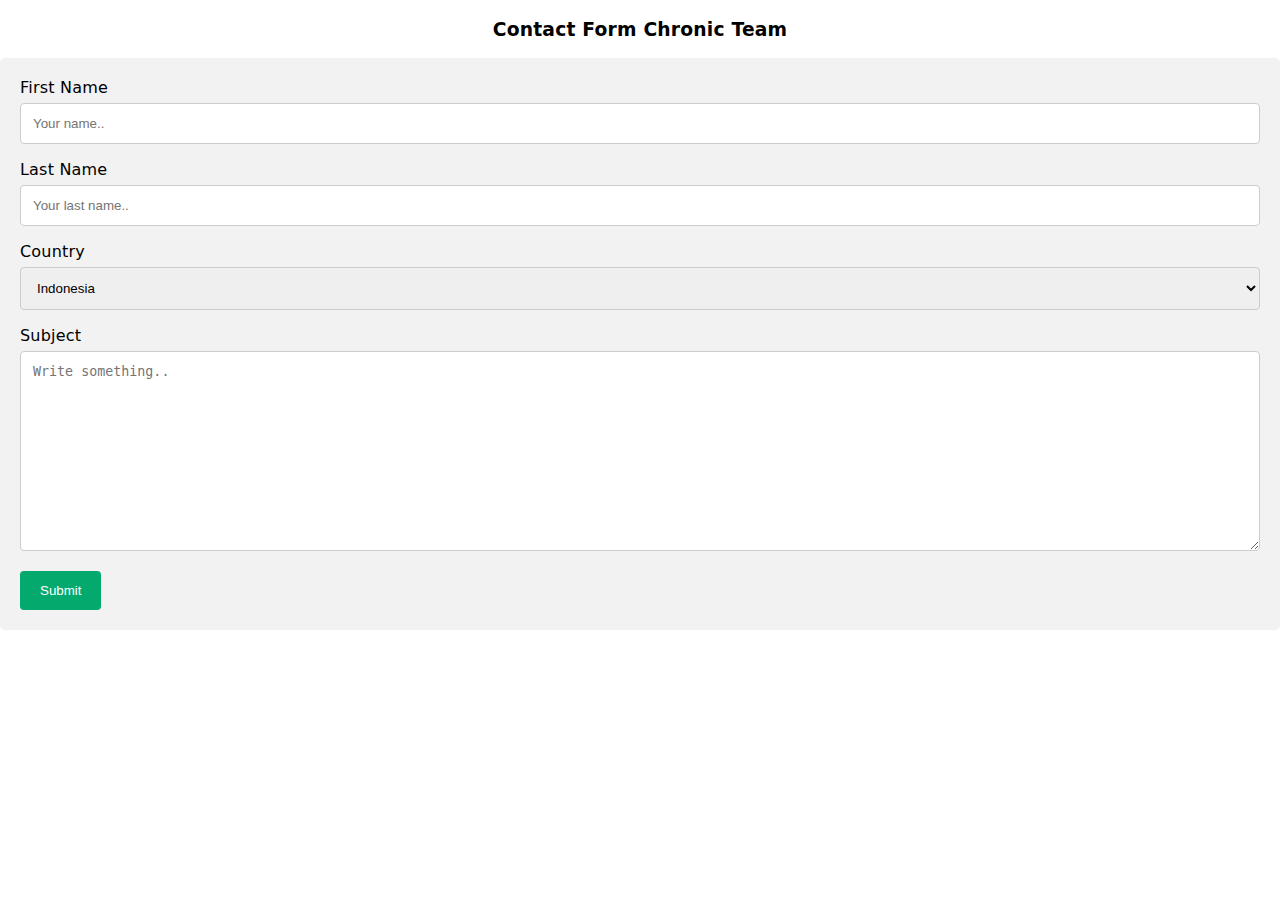
<file: contactkita.html>
<!DOCTYPE html>
<html lang="en">
  <head>
    <meta charset="UTF-8" />
    <meta name="viewport" content="width=device-width, initial-scale=1.0" />
    <link rel="stylesheet" href="css-new/stylecontactkita.css" />
    <title>Document</title>
  </head>
  <body>
    <h3 style="text-align: center">Contact Form Chronic Team</h3>

    <div class="container">
      <form>
        <label for="fname">First Name</label>
        <input
          type="text"
          id="fname"
          name="firstname"
          placeholder="Your name.."
        />

        <label for="lname">Last Name</label>
        <input
          type="text"
          id="lname"
          name="lastname"
          placeholder="Your last name.."
        />

        <label for="country">Country</label>
        <select id="country" name="country">
          <option value="australia">Indonesia</option>
          <option value="canada">Urang Sunda Asli</option>
          <option value="usa">Garut</option>
        </select>

        <label for="subject">Subject</label>
        <textarea
          id="subject"
          name="subject"
          placeholder="Write something.."
          style="height: 200px"
        ></textarea>

        <input type="submit" value="Submit" />
      </form>
    </div>
  </body>
</html>
</file>
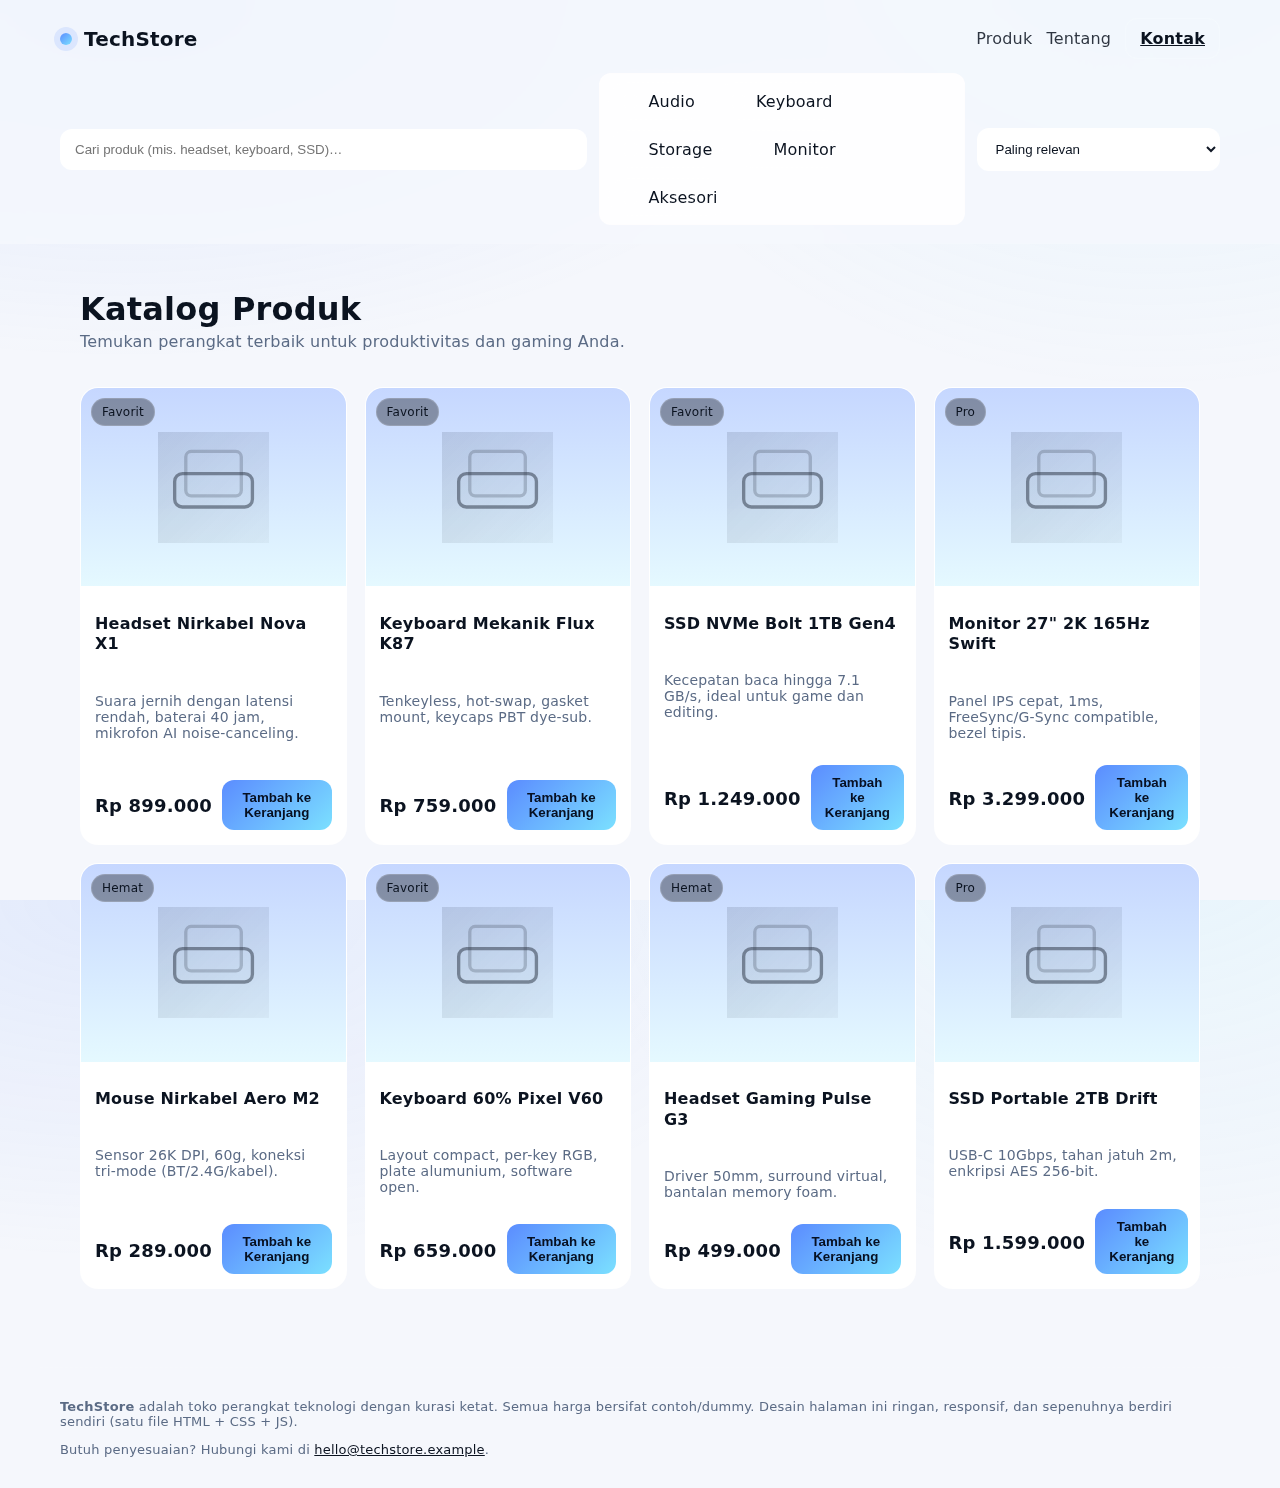
<file: tentang-produk-pekanan 3.html>
<!DOCTYPE html>
<html lang="id">
  <head>
    <meta charset="utf-8" />
    <meta name="viewport" content="width=device-width, initial-scale=1" />
    <title>TechStore — Daftar Produk</title>
    <meta
      name="description"
      content="Katalog produk TechStore dengan pencarian, filter kategori, dan urutkan harga. Satu file HTML, tanpa library eksternal."
    />
    <style>
      :root {
        --bg: #0b1320;
        --card: #111a2b;
        --muted: #93a4bf;
        --text: #eaf2ff;
        --brand: #5b8cff;
        --brand-2: #7be0ff;
        --ring: 0 0 0 3px rgba(91, 140, 255, 0.35);
        --radius: 18px;
      }
      @media (prefers-color-scheme: light) {
        :root {
          --bg: #f5f7fc;
          --card: #ffffff;
          --text: #0b1320;
          --muted: #5b6b85;
        }
      }
      * {
        box-sizing: border-box;
      }
      html,
      body {
        height: 100%;
      }
      body {
        margin: 0;
        font-family: ui-sans-serif, system-ui, -apple-system, Segoe UI, Roboto,
          Ubuntu, Cantarell, Noto Sans, Helvetica Neue, Arial,
          "Apple Color Emoji", "Segoe UI Emoji";
        background: radial-gradient(
            1200px 600px at 10% 0%,
            rgba(91, 140, 255, 0.12),
            transparent 60%
          ),
          radial-gradient(
            1000px 800px at 90% -10%,
            rgba(123, 224, 255, 0.12),
            transparent 60%
          ),
          var(--bg);
        color: var(--text);
        letter-spacing: 0.2px;
      }
      header {
        position: sticky;
        top: 0;
        z-index: 50;
        backdrop-filter: saturate(140%) blur(10px);
        background: color-mix(in oklab, var(--bg) 80%, transparent);
        border-bottom: 1px solid rgba(255, 255, 255, 0.06);
      }
      .wrap {
        max-width: 1200px;
        margin: 0 auto;
        padding: 18px 20px;
      }
      .brand {
        display: flex;
        align-items: center;
        gap: 12px;
        font-weight: 700;
        font-size: 20px;
      }
      .brand .dot {
        width: 12px;
        height: 12px;
        border-radius: 50%;
        background: linear-gradient(135deg, var(--brand), var(--brand-2));
        box-shadow: 0 0 0 6px rgba(91, 140, 255, 0.15);
      }

      .toolbar {
        display: grid;
        grid-template-columns: 1fr;
        gap: 12px;
        margin-top: 14px;
      }
      @media (min-width: 860px) {
        .toolbar {
          grid-template-columns: 1.3fr 0.9fr 0.6fr;
          align-items: center;
        }
      }
      .input,
      select {
        width: 100%;
        padding: 12px 14px;
        border-radius: 12px;
        border: 1px solid rgba(255, 255, 255, 0.08);
        background: var(--card);
        color: var(--text);
        outline: none;
        box-shadow: inset 0 -30px 80px rgba(255, 255, 255, 0.03);
      }
      .input:focus,
      select:focus {
        box-shadow: var(--ring);
        border-color: color-mix(in oklab, var(--brand) 70%, var(--card));
      }

      .filter {
        display: flex;
        gap: 10px;
        flex-wrap: wrap;
        align-items: center;
        padding: 8px;
        border-radius: 12px;
        background: color-mix(in oklab, var(--card) 90%, transparent);
        border: 1px solid rgba(255, 255, 255, 0.08);
      }
      .chip {
        --p: 10px;
        display: inline-flex;
        gap: 8px;
        align-items: center;
        padding: 8px var(--p);
        border-radius: 999px;
        border: 1px dashed rgba(255, 255, 255, 0.15);
        cursor: pointer;
        user-select: none;
      }
      .chip input {
        appearance: none;
        width: 14px;
        height: 14px;
        border-radius: 4px;
        border: 1px solid rgba(255, 255, 255, 0.35);
        display: inline-block;
        position: relative;
      }
      .chip input:checked {
        background: linear-gradient(135deg, var(--brand), var(--brand-2));
        border-color: transparent;
        box-shadow: 0 0 0 3px rgba(91, 140, 255, 0.25);
      }

      main {
        max-width: 1200px;
        margin: 0 auto;
        padding: 16px 20px 60px;
      }
      .grid {
        display: grid;
        grid-template-columns: repeat(1, minmax(0, 1fr));
        gap: 18px;
      }
      @media (min-width: 540px) {
        .grid {
          grid-template-columns: repeat(2, minmax(0, 1fr));
        }
      }
      @media (min-width: 900px) {
        .grid {
          grid-template-columns: repeat(3, minmax(0, 1fr));
        }
      }
      @media (min-width: 1160px) {
        .grid {
          grid-template-columns: repeat(4, minmax(0, 1fr));
        }
      }

      .card {
        background: var(--card);
        border: 1px solid rgba(255, 255, 255, 0.08);
        border-radius: var(--radius);
        overflow: hidden;
        display: flex;
        flex-direction: column;
        transition: transform 0.2s ease, box-shadow 0.2s ease;
      }
      .card:hover {
        transform: translateY(-3px);
        box-shadow: 0 12px 30px rgba(0, 0, 0, 0.25);
      }
      .thumb {
        aspect-ratio: 4/3;
        background: linear-gradient(
          180deg,
          rgba(91, 140, 255, 0.35),
          rgba(123, 224, 255, 0.2)
        );
        display: grid;
        place-items: center;
        position: relative;
      }
      .thumb svg {
        width: 42%;
        opacity: 0.8;
      }
      .badge {
        position: absolute;
        left: 10px;
        top: 10px;
        padding: 6px 10px;
        font-size: 12px;
        border-radius: 999px;
        background: rgba(0, 0, 0, 0.35);
        border: 1px solid rgba(255, 255, 255, 0.15);
      }
      .content {
        padding: 14px;
        display: flex;
        flex-direction: column;
        gap: 10px;
        flex: 1;
      }
      .title {
        font-weight: 700;
        font-size: 16px;
        line-height: 1.3;
      }
      .desc {
        color: var(--muted);
        font-size: 14px;
      }
      .price {
        font-weight: 800;
        font-size: 18px;
        margin-top: 2px;
      }
      .row {
        display: flex;
        justify-content: space-between;
        align-items: center;
        gap: 10px;
        margin-top: auto;
      }
      .btn {
        appearance: none;
        border: 0;
        background: linear-gradient(135deg, var(--brand), var(--brand-2));
        color: #071022;
        font-weight: 800;
        padding: 10px 14px;
        border-radius: 12px;
        cursor: pointer;
      }
      .btn:focus-visible {
        outline: none;
        box-shadow: var(--ring);
      }
      .ghost {
        background: transparent;
        border: 1px solid rgba(255, 255, 255, 0.15);
        color: var(--text);
      }

      footer {
        max-width: 1200px;
        margin: 0 auto;
        padding: 20px;
        color: var(--muted);
        font-size: 13px;
        border-top: 1px dashed rgba(255, 255, 255, 0.15);
      }
      .sr-only {
        position: absolute;
        width: 1px;
        height: 1px;
        margin: -1px;
        padding: 0;
        overflow: hidden;
        clip: rect(0, 0, 0, 0);
        white-space: nowrap;
        border: 0;
      }
    </style>
  </head>
  <body>
    <header>
      <div class="wrap" role="banner">
        <div
          style="
            display: flex;
            justify-content: space-between;
            gap: 12px;
            align-items: center;
            flex-wrap: wrap;
          "
        >
          <div class="brand" aria-label="TechStore">
            <span class="dot" aria-hidden="true"></span>
            TechStore
          </div>
          <nav
            aria-label="Tautan utama"
            style="
              display: flex;
              gap: 14px;
              align-items: center;
              flex-wrap: wrap;
            "
          >
            <a
              href="#produk"
              style="color: var(--text); text-decoration: none; opacity: 0.85"
              >Produk</a
            >
            <a
              href="#tentang"
              style="color: var(--text); text-decoration: none; opacity: 0.85"
              >Tentang</a
            >
            <a href="#kontak" class="btn ghost">Kontak</a>
          </nav>
        </div>

        <div class="toolbar" role="search">
          <label class="sr-only" for="q">Cari produk</label>
          <input
            id="q"
            class="input"
            placeholder="Cari produk (mis. headset, keyboard, SSD)…"
            autocomplete="off"
          />

          <div
            class="filter"
            id="filterKategori"
            role="group"
            aria-label="Filter kategori"
          >
            <label class="chip"
              ><input type="checkbox" value="audio" />Audio</label
            >
            <label class="chip"
              ><input type="checkbox" value="keyboard" />Keyboard</label
            >
            <label class="chip"
              ><input type="checkbox" value="storage" />Storage</label
            >
            <label class="chip"
              ><input type="checkbox" value="monitor" />Monitor</label
            >
            <label class="chip"
              ><input type="checkbox" value="accessories" />Aksesori</label
            >
          </div>

          <div>
            <label class="sr-only" for="sort">Urutkan</label>
            <select id="sort">
              <option value="featured">Paling relevan</option>
              <option value="price-asc">Harga: termurah</option>
              <option value="price-desc">Harga: termahal</option>
              <option value="name-asc">Nama: A → Z</option>
              <option value="name-desc">Nama: Z → A</option>
            </select>
          </div>
        </div>
      </div>
    </header>

    <main id="produk" aria-live="polite">
      <div class="wrap">
        <h1 style="margin: 12px 0 4px">Katalog Produk</h1>
        <p style="margin: 0; color: var(--muted)">
          Temukan perangkat terbaik untuk produktivitas dan gaming Anda.
        </p>
      </div>

      <section class="wrap" id="gridWrap">
        <div class="grid" id="grid"></div>
      </section>
    </main>

    <footer id="tentang" class="wrap">
      <p>
        <strong>TechStore</strong> adalah toko perangkat teknologi dengan kurasi
        ketat. Semua harga bersifat contoh/dummy. Desain halaman ini ringan,
        responsif, dan sepenuhnya berdiri sendiri (satu file HTML + CSS + JS).
      </p>
      <p id="kontak">
        Butuh penyesuaian? Hubungi kami di
        <a href="mailto:hello@techstore.example" style="color: var(--text)"
          >hello@techstore.example</a
        >.
      </p>
    </footer>

    <template id="cardTemplate">
      <article class="card" data-cat="">
        <div class="thumb" aria-hidden="true">
          <span class="badge">Baru</span>
          <!-- SVG Placeholder -->
          <svg
            viewBox="0 0 200 200"
            xmlns="http://www.w3.org/2000/svg"
            role="img"
            aria-label="Gambar produk placeholder"
          >
            <defs>
              <linearGradient id="g" x1="0" y1="0" x2="1" y2="1">
                <stop
                  offset="0%"
                  stop-color="currentColor"
                  stop-opacity=".15"
                />
                <stop
                  offset="100%"
                  stop-color="currentColor"
                  stop-opacity=".05"
                />
              </linearGradient>
            </defs>
            <rect x="0" y="0" width="200" height="200" fill="url(#g)" />
            <g transform="translate(30,35)">
              <rect
                x="0"
                y="40"
                rx="14"
                width="140"
                height="60"
                stroke="currentColor"
                fill="none"
                stroke-width="6"
                opacity=".55"
              />
              <rect
                x="20"
                y="0"
                rx="10"
                width="100"
                height="80"
                stroke="currentColor"
                fill="none"
                stroke-width="6"
                opacity=".25"
              />
            </g>
          </svg>
        </div>
        <div class="content">
          <h2 class="title"></h2>
          <p class="desc"></p>
          <div class="row">
            <div class="price"></div>
            <button class="btn add">Tambah ke Keranjang</button>
          </div>
        </div>
      </article>
    </template>

    <script>
      const PRODUCTS = [
        {
          id: "p1",
          name: "Headset Nirkabel Nova X1",
          cat: ["audio"],
          price: 899000,
          desc: "Suara jernih dengan latensi rendah, baterai 40 jam, mikrofon AI noise-canceling.",
        },
        {
          id: "p2",
          name: "Keyboard Mekanik Flux K87",
          cat: ["keyboard", "accessories"],
          price: 759000,
          desc: "Tenkeyless, hot‑swap, gasket mount, keycaps PBT dye-sub.",
        },
        {
          id: "p3",
          name: "SSD NVMe Bolt 1TB Gen4",
          cat: ["storage"],
          price: 1249000,
          desc: "Kecepatan baca hingga 7.1 GB/s, ideal untuk game dan editing.",
        },
        {
          id: "p4",
          name: 'Monitor 27" 2K 165Hz Swift',
          cat: ["monitor"],
          price: 3299000,
          desc: "Panel IPS cepat, 1ms, FreeSync/G-Sync compatible, bezel tipis.",
        },
        {
          id: "p5",
          name: "Mouse Nirkabel Aero M2",
          cat: ["accessories"],
          price: 289000,
          desc: "Sensor 26K DPI, 60g, koneksi tri‑mode (BT/2.4G/kabel).",
        },
        {
          id: "p6",
          name: "Keyboard 60% Pixel V60",
          cat: ["keyboard"],
          price: 659000,
          desc: "Layout compact, per-key RGB, plate alumunium, software open.",
        },
        {
          id: "p7",
          name: "Headset Gaming Pulse G3",
          cat: ["audio"],
          price: 499000,
          desc: "Driver 50mm, surround virtual, bantalan memory foam.",
        },
        {
          id: "p8",
          name: "SSD Portable 2TB Drift",
          cat: ["storage", "accessories"],
          price: 1599000,
          desc: "USB‑C 10Gbps, tahan jatuh 2m, enkripsi AES 256-bit.",
        },
      ];

      const grid = document.getElementById("grid");
      const tpl = document.getElementById("cardTemplate");
      const q = document.getElementById("q");
      const sortSel = document.getElementById("sort");
      const filterBox = document.getElementById("filterKategori");

      const fmt = new Intl.NumberFormat("id-ID", {
        style: "currency",
        currency: "IDR",
        maximumFractionDigits: 0,
      });

      function render(items) {
        grid.innerHTML = "";
        const frag = document.createDocumentFragment();
        for (const p of items) {
          const node = tpl.content.cloneNode(true);
          const art = node.querySelector("article");
          art.dataset.cat = p.cat.join(",");
          node.querySelector(".title").textContent = p.name;
          node.querySelector(".desc").textContent = p.desc;
          node.querySelector(".price").textContent = fmt.format(p.price);
          const badge = node.querySelector(".badge");
          badge.textContent =
            p.price < 600000 ? "Hemat" : p.price > 1300000 ? "Pro" : "Favorit";
          node.querySelector(".add").addEventListener("click", () => {
            alert(`✅ Ditambahkan: ${p.name} ( ${fmt.format(p.price)} )`);
          });
          frag.appendChild(node);
        }
        grid.appendChild(frag);
      }

      function getActiveCats() {
        return Array.from(filterBox.querySelectorAll("input:checked")).map(
          (i) => i.value
        );
      }

      function applyFilters() {
        const text = q.value.trim().toLowerCase();
        const active = getActiveCats();
        let items = PRODUCTS.filter((p) => {
          const inText =
            !text ||
            p.name.toLowerCase().includes(text) ||
            p.desc.toLowerCase().includes(text);
          const inCat =
            !active.length || active.every((c) => p.cat.includes(c));
          return inText && inCat;
        });

        switch (sortSel.value) {
          case "price-asc":
            items.sort((a, b) => a.price - b.price);
            break;
          case "price-desc":
            items.sort((a, b) => b.price - a.price);
            break;
          case "name-asc":
            items.sort((a, b) => a.name.localeCompare(b.name));
            break;
          case "name-desc":
            items.sort((a, b) => b.name.localeCompare(a.name));
            break;
          default: /* featured */
            items.sort((a, b) => a.id.localeCompare(b.id));
        }

        render(items);
      }

      q.addEventListener("input", applyFilters);
      sortSel.addEventListener("change", applyFilters);
      filterBox.addEventListener("change", applyFilters);

      // First render
      render(PRODUCTS);
    </script>
  </body>
</html>
</file>
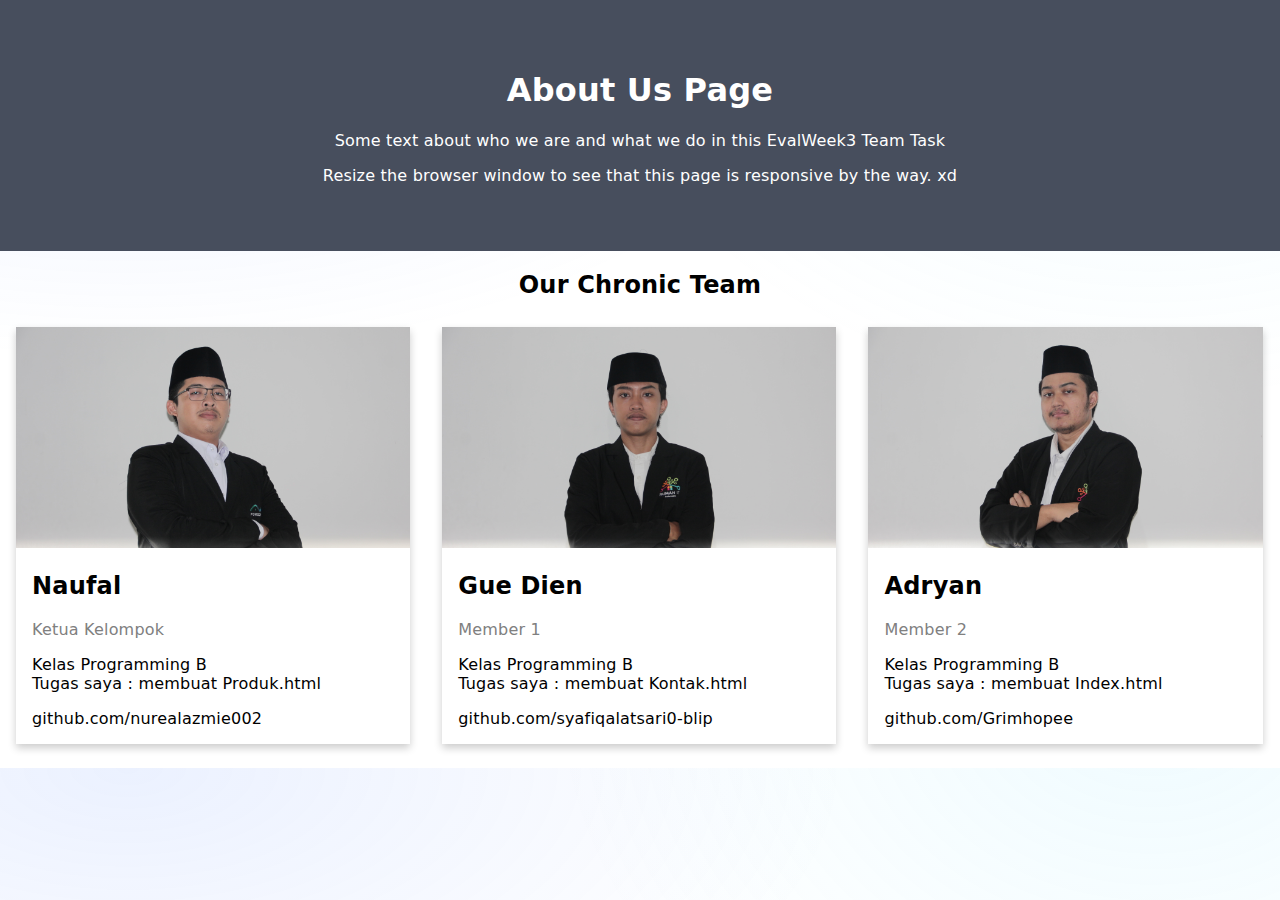
<file: tentangkami.html>
<!DOCTYPE html>
<html lang="en">
  <head>
    <meta charset="UTF-8" />
    <meta name="viewport" content="width=device-width, initial-scale=1.0" />
    <link rel="stylesheet" href="css-new/styletentang.css" />
    <title>Document</title>
  </head>
  <body>
    <div class="about-section">
      <h1>About Us Page</h1>
      <p>
        Some text about who we are and what we do in this EvalWeek3 Team Task
      </p>
      <p>
        Resize the browser window to see that this page is responsive by the
        way. xd
      </p>
    </div>

    <h2 style="text-align: center">Our Chronic Team</h2>
    <div class="row">
      <div class="column">
        <div class="card">
          <img src="Resource/naufal.jpg" alt="Naufal" style="width: 100%" />
          <div class="container">
            <h2>Naufal</h2>
            <p class="title">Ketua Kelompok</p>
            <p>
              Kelas Programming B <br />
              Tugas saya : membuat Produk.html
            </p>
            <p>github.com/nurealazmie002</p>
          </div>
        </div>
      </div>

      <div class="column">
        <div class="card">
          <img src="Resource/dien.jpg" alt="Dien" style="width: 100%" />
          <div class="container">
            <h2>Gue Dien</h2>
            <p class="title">Member 1</p>
            <p>
              Kelas Programming B <br />
              Tugas saya : membuat Kontak.html
            </p>
            <p>github.com/syafiqalatsari0-blip</p>
          </div>
        </div>
      </div>

      <div class="column">
        <div class="card">
          <img src="Resource/adr.jpg" alt="Adr" style="width: 100%" />
          <div class="container">
            <h2>Adryan</h2>
            <p class="title">Member 2</p>
            <p>
              Kelas Programming B <br />
              Tugas saya : membuat Index.html
            </p>
            <p>github.com/Grimhopee</p>
          </div>
        </div>
      </div>
    </div>
  </body>
</html>
</file>
<file: css-new/stylecontactkita.css>
body {
  margin: 0;
  font-family: ui-sans-serif, system-ui, -apple-system, Segoe UI, Roboto, Ubuntu,
    Cantarell, Noto Sans, Helvetica Neue, Arial, "Apple Color Emoji",
    "Segoe UI Emoji";
  background: radial-gradient(
      1200px 600px at 10% 0%,
      rgba(91, 140, 255, 0.12),
      transparent 60%
    ),
    radial-gradient(
      1000px 800px at 90% -10%,
      rgba(123, 224, 255, 0.12),
      transparent 60%
    ),
    var(--bg);
  color: var(--text);
  letter-spacing: 0.2px;
}

input[type="text"],
select,
textarea {
  width: 100%;
  padding: 12px;
  border: 1px solid #ccc;
  border-radius: 4px;
  box-sizing: border-box;
  margin-top: 6px;
  margin-bottom: 16px;
  resize: vertical;
}

input[type="submit"] {
  background-color: #04aa6d;
  color: white;
  padding: 12px 20px;
  border: none;
  border-radius: 4px;
  cursor: pointer;
}

input[type="submit"]:hover {
  background-color: #45a049;
}

.container {
  border-radius: 5px;
  background-color: #f2f2f2;
  padding: 20px;
}
</file>
<file: css-new/styletentang.css>
body {
  margin: 0;
  font-family: ui-sans-serif, system-ui, -apple-system, Segoe UI, Roboto, Ubuntu,
    Cantarell, Noto Sans, Helvetica Neue, Arial, "Apple Color Emoji",
    "Segoe UI Emoji";
  background: radial-gradient(
      1200px 600px at 10% 0%,
      rgba(91, 140, 255, 0.12),
      transparent 60%
    ),
    radial-gradient(
      1000px 800px at 90% -10%,
      rgba(123, 224, 255, 0.12),
      transparent 60%
    );

  letter-spacing: 0.2px;
}

html {
  box-sizing: border-box;
}

*,
*:before,
*:after {
  box-sizing: inherit;
}

.column {
  float: left;
  width: 33.3%;
  margin-bottom: 16px;
  padding: 0 8px;
}

.card {
  box-shadow: 0 4px 8px 0 rgba(0, 0, 0, 0.2);
  margin: 8px;
}

.about-section {
  padding: 50px;
  text-align: center;
  background-color: #474e5d;
  color: white;
}

.container {
  padding: 0 16px;
}

.container::after,
.row::after {
  content: "";
  clear: both;
  display: table;
}

.title {
  color: grey;
}

.button {
  border: none;
  outline: 0;
  display: inline-block;
  padding: 8px;
  color: white;
  background-color: #000;
  text-align: center;
  cursor: pointer;
  width: 100%;
}

.button:hover {
  background-color: #555;
}

@media screen and (max-width: 650px) {
  .column {
    width: 100%;
    display: block;
  }
}
</file>
